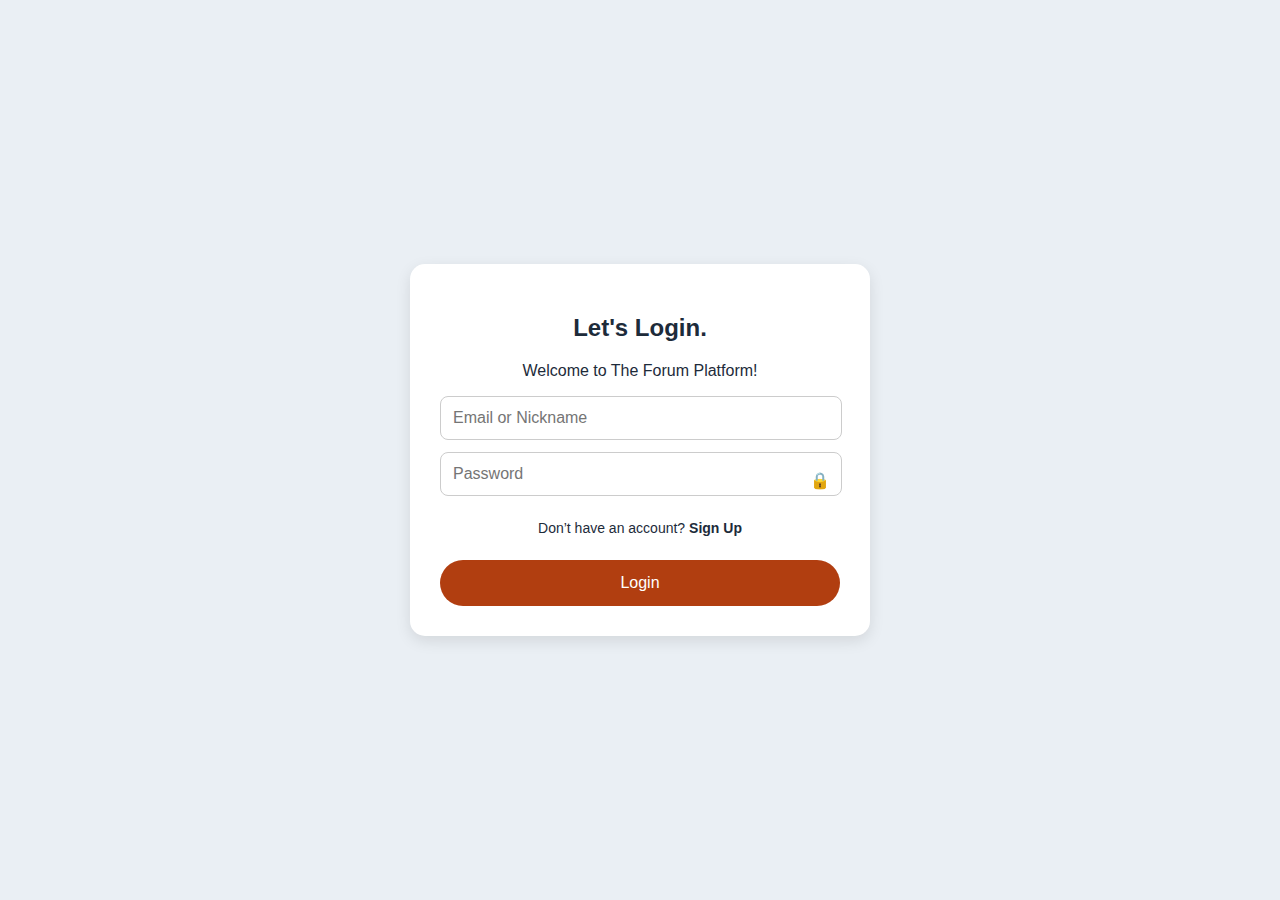
<file: frontend/template/login.html>
<!DOCTYPE html>
<html lang="en">

<head>
    <meta charset="UTF-8" />
    <meta name="viewport" content="width=device-width, initial-scale=1.0" />
    <title>Login</title>
    <style>
        body {
            background-color: #EAEFF4;
            font-family: Arial, sans-serif;
            display: flex;
            justify-content: center;
            align-items: center;
            height: 100vh;
            margin: 0;
        }

        #signup-container {
            background: white;
            padding: 30px;
            border-radius: 15px;
            box-shadow: 0px 5px 15px rgba(0, 0, 0, 0.1);
            width: 90%;
            max-width: 400px;
            text-align: center;
        }

        h2,
        p {
            color: #1D2B3A;
        }

        .input-field {
            width: calc(100% - 24px);
            padding: 12px;
            margin-bottom: 12px;
            border: 1px solid #ccc;
            border-radius: 8px;
            font-size: 16px;
        }

        .password-wrapper {
            position: relative;
        }

        .icon {
            position: absolute;
            right: 10px;
            top: 50%;
            transform: translateY(-50%);
            cursor: pointer;
        }

        .login-text {
            margin-top: 12px;
            font-size: 14px;
        }

        .login-link {
            color: #1D2B3A;
            font-weight: bold;
            text-decoration: none;
        }

        #signup-button {
            background: #B13E10;
            color: white;
            padding: 14px;
            width: 100%;
            border: none;
            border-radius: 45px;
            font-size: 16px;
            cursor: pointer;
            margin-top: 10px;
        }

        .error-message {
            color: #ff3e3e;
            background-color: rgba(255, 62, 62, 0.1);
            padding: 10px;
            border-radius: 4px;
            margin-top: 10px;
            font-size: 14px;
            border: 1px solid rgba(255, 62, 62, 0.2);
        }

        a {
            color: #4CAF50;
            text-decoration: none;
            font-weight: bold;
        }

        a:hover {
            text-decoration: underline;
        }
    </style>
</head>

<body>
    <div id="signup-container">
        <h2>Let's Login.</h2>
        <p>Welcome to The Forum Platform!</p>

        <form action="/login" method="POST">
            <input type="text" name="identifier" placeholder="Email or Nickname" class="input-field" required>

            <div class="password-wrapper">
                <input type="password" name="password" placeholder="Password" class="input-field" required>
                <span class="icon">🔒</span>
            </div>
            <p class="login-text">Don’t have an account? <a href="/signup" class="login-link">Sign Up</a></p>

            <button type="submit" id="signup-button">Login</button>
        </form>
    </div>
</body>

</html>
</file>
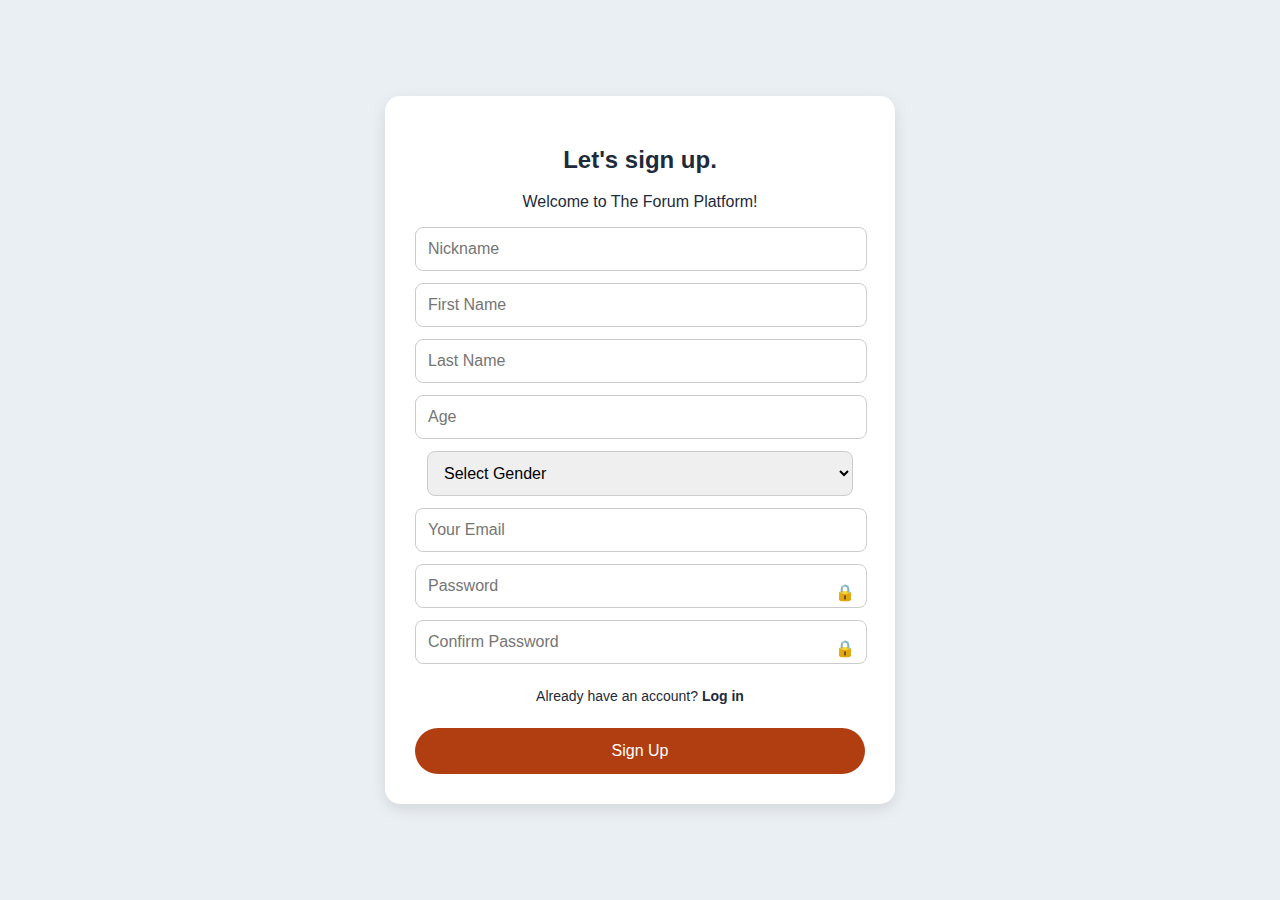
<file: frontend/template/signup.html>
<!DOCTYPE html>
<html lang="en">

<head>
    <meta charset="UTF-8" />
    <meta name="viewport" content="width=device-width, initial-scale=1.0" />
    <title>Signup Form</title>
    <style>
        body {
            background-color: #EAEFF4;
            font-family: Arial, sans-serif;
            display: flex;
            justify-content: center;
            align-items: center;
            height: 100vh;
            margin: 0;
        }

        #signup-container {
            background: white;
            padding: 30px;
            border-radius: 15px;
            box-shadow: 0px 5px 15px rgba(0, 0, 0, 0.1);
            width: 90%;
            max-width: 450px;
            text-align: center;
        }

        h2, p {
            color: #1D2B3A;
        }

        .input-field {
            width: calc(100% - 24px);
            padding: 12px;
            margin-bottom: 12px;
            border: 1px solid #ccc;
            border-radius: 8px;
            font-size: 16px;
        }

        .password-wrapper {
            position: relative;
        }

        .icon {
            position: absolute;
            right: 10px;
            top: 50%;
            transform: translateY(-50%);
            cursor: pointer;
        }

        .login-text {
            margin-top: 12px;
            font-size: 14px;
        }

        .login-link {
            color: #1D2B3A;
            font-weight: bold;
            text-decoration: none;
        }

        #signup-button {
            background: #B13E10;
            color: white;
            padding: 14px;
            width: 100%;
            border: none;
            border-radius: 45px;
            font-size: 16px;
            cursor: pointer;
            margin-top: 10px;
        }

        a {
            color: #4CAF50;
            text-decoration: none;
            font-weight: bold;
        }

        a:hover {
            text-decoration: underline;
        }

        .error-message {
            color: #ff3e3e;
            background-color: rgba(255, 62, 62, 0.1);
            padding: 10px;
            border-radius: 4px;
            margin-bottom: 15px;
            font-size: 14px;
            text-align: center;
            border: 1px solid rgba(255, 62, 62, 0.2);
        }
    </style>
</head>

<body>
    <div id="signup-container">
        <h2>Let's sign up.</h2>
        <p>Welcome to The Forum Platform!</p>

        <form action="/signup" method="POST">
            <input type="text" name="nickname" placeholder="Nickname" class="input-field" required>
            <input type="text" name="first_name" placeholder="First Name" class="input-field" required>
            <input type="text" name="last_name" placeholder="Last Name" class="input-field" required>
            <input type="number" name="age" placeholder="Age" class="input-field" min="13" max="120" required>

            <select name="gender" class="input-field" required>
                <option value="">Select Gender</option>
                <option value="male">Male</option>
                <option value="female">Female</option>
                <option value="non-binary">Non-binary</option>
                <option value="prefer-not-to-say">Prefer not to say</option>
            </select>

            <input type="email" name="email" placeholder="Your Email" class="input-field" required>

            <div class="password-wrapper">
                <input type="password" name="password" placeholder="Password" class="input-field" required>
                <span class="icon">🔒</span>
            </div>

            <div class="password-wrapper">
                <input type="password" name="confirm_password" placeholder="Confirm Password" class="input-field" required>
                <span class="icon">🔒</span>
            </div>

            <p class="login-text">Already have an account? <a href="/login" class="login-link">Log in</a></p>

            <button type="submit" id="signup-button">Sign Up</button>
        </form>
    </div>
</body>

</html>
</file>
